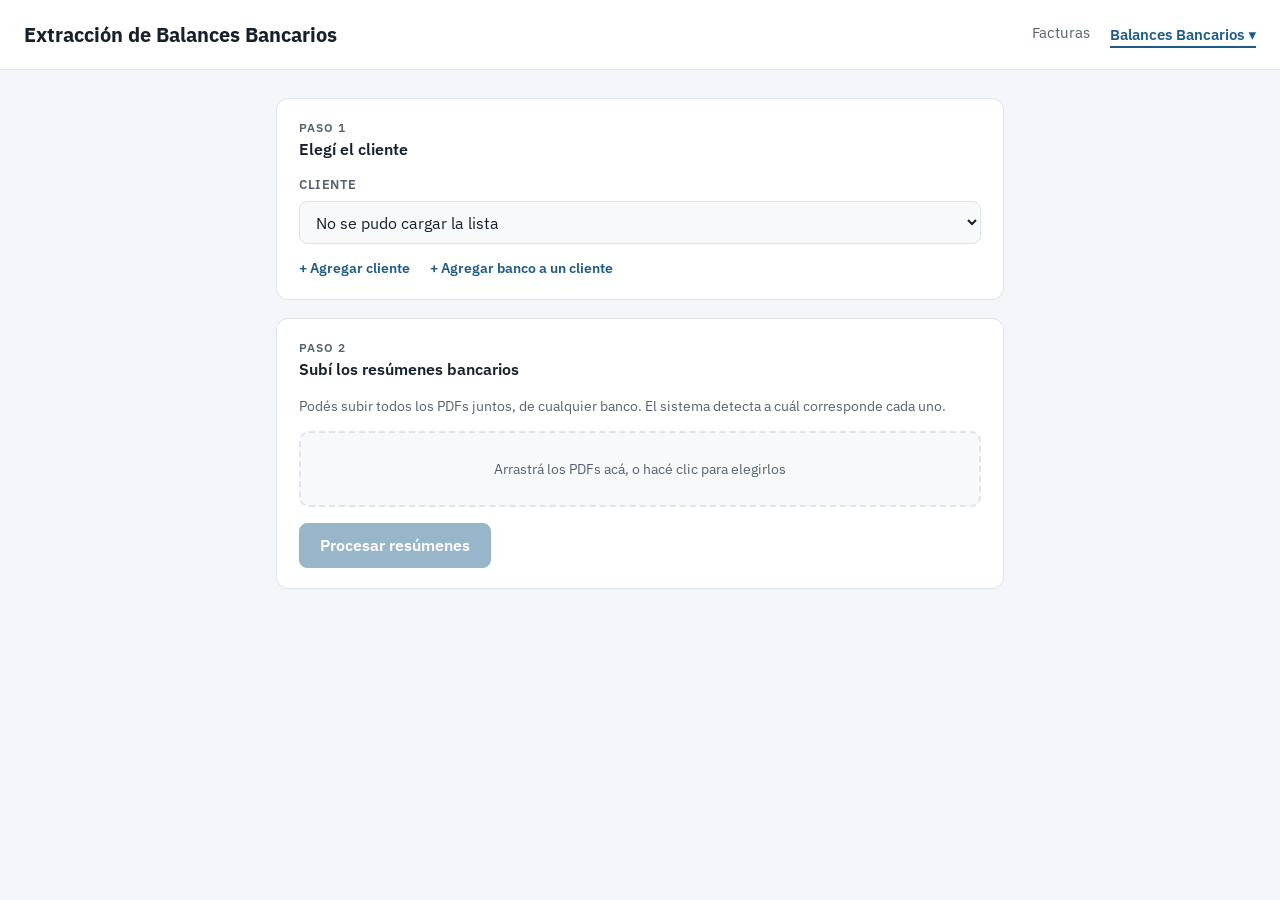
<file: balances.html>
<!DOCTYPE html>
<html lang="es">
<head>
  <meta charset="UTF-8">
  <meta name="viewport" content="width=device-width, initial-scale=1.0">
  <title>Estudio Riorda — Balances Bancarios</title>
  <link rel="stylesheet" href="https://fonts.googleapis.com/css2?family=IBM+Plex+Sans:wght@400;500;600&family=IBM+Plex+Mono:wght@400;500&display=swap">
  <link rel="stylesheet" href="estilos-base.css">
  <link rel="stylesheet" href="balances.css">
</head>
<body>

  <header class="balances-header">
    <h1>Extracción de Balances Bancarios</h1>
    <nav class="balances-nav">
      <a href="index.html">Facturas</a>
      <div class="balances-nav-item">
        <a href="balances.html" aria-current="page">Balances Bancarios ▾</a>
        <div class="balances-nav-dropdown">
          <div class="balances-nav-dropdown-caja">
            <a href="balances.html" class="balances-nav-activa">Cargar resúmenes</a>
            <a href="tabla-datos.html">Tabla de datos</a>
          </div>
        </div>
      </div>
    </nav>
  </header>

  <main class="balances-main">

    <!-- Paso 1: elegir cliente -->
    <section id="balances-seccion-cliente" class="balances-card">
      <h2>Paso 1 <b>Elegí el cliente</b></h2>

      <div class="balances-campo">
        <label for="balances-select-cliente">Cliente</label>
        <select id="balances-select-cliente">
          <option value="">Cargando clientes…</option>
        </select>
      </div>

      <!-- "Bancos habilitados" + un chip por banco (lo arma balances.js) -->
      <div id="balances-bancos-habilitados" class="balances-chips-linea"></div>

      <div class="balances-alta-enlaces">
        <button id="balances-btn-alta-cliente" type="button" class="balances-link-boton" aria-expanded="false" aria-controls="balances-alta-cliente">+ Agregar cliente</button>
        <button id="balances-btn-alta-banco" type="button" class="balances-link-boton" aria-expanded="false" aria-controls="balances-alta-banco">+ Agregar banco a un cliente</button>
      </div>

      <!-- Alta de cliente / de banco: se ve un formulario por vez (JS los abre y cierra) -->
      <div id="balances-seccion-alta">

        <div id="balances-alta-cliente" class="balances-alta" hidden>
          <h3>Agregar cliente</h3>
          <p class="balances-nota">Nombre tal como va a figurar en la lista, y los bancos con los que opera. Podés tildar más de uno. Solo aparecen los bancos que el sistema sabe leer.</p>

          <div class="balances-campo">
            <label for="balances-alta-nombre">Nombre del cliente</label>
            <input type="text" id="balances-alta-nombre" placeholder="Ej.: Abast. El Cimarrón" autocomplete="off">
          </div>

          <div class="balances-campo" role="group" aria-labelledby="balances-alta-cliente-bancos-titulo">
            <span id="balances-alta-cliente-bancos-titulo" class="balances-campo-titulo">Bancos</span>
            <div id="balances-alta-cliente-bancos" class="balances-bancos"></div>
          </div>

          <div class="balances-acciones">
            <button id="balances-btn-confirmar-cliente" type="button" class="balances-boton-primario">Agregar cliente</button>
            <button id="balances-btn-cancelar-cliente" type="button">Cancelar</button>
          </div>
        </div>

        <div id="balances-alta-banco" class="balances-alta" hidden>
          <h3>Agregar banco a un cliente</h3>
          <p class="balances-nota">Se muestran los bancos que ya tiene el cliente elegido arriba; tildá los que faltan.</p>

          <div class="balances-campo">
            <span class="balances-campo-titulo">Cliente</span>
            <strong id="balances-alta-banco-cliente"></strong>
          </div>

          <div class="balances-campo">
            <span class="balances-campo-titulo">Bancos habilitados</span>
            <div id="balances-alta-banco-chips" class="balances-chips"></div>
          </div>

          <div class="balances-campo" role="group" aria-labelledby="balances-alta-banco-bancos-titulo">
            <span id="balances-alta-banco-bancos-titulo" class="balances-campo-titulo">Agregar</span>
            <div id="balances-alta-banco-bancos" class="balances-bancos"></div>
          </div>

          <div class="balances-acciones">
            <button id="balances-btn-confirmar-banco" type="button" class="balances-boton-primario">Agregar bancos</button>
            <button id="balances-btn-cancelar-banco" type="button">Cancelar</button>
          </div>
        </div>

        <p id="balances-alta-mensaje" class="balances-nota" role="status" aria-live="polite"></p>
      </div>
    </section>

    <!-- Paso 2: subir PDFs -->
    <section id="balances-seccion-upload" class="balances-card">
      <h2>Paso 2 <b>Subí los resúmenes bancarios</b></h2>
      <p class="balances-nota">Podés subir todos los PDFs juntos, de cualquier banco. El sistema detecta a cuál corresponde cada uno.</p>

      <div id="balances-zona-drop" class="balances-dropzone">
        <p>Arrastrá los PDFs acá, o hacé clic para elegirlos</p>
        <input type="file" id="balances-input-archivos" accept="application/pdf" multiple hidden>
      </div>

      <div id="balances-lista-cabecera" class="balances-lista-cabecera" hidden>
        <span id="balances-contador-archivos" aria-live="polite"></span>
        <button id="balances-btn-quitar-todos" type="button" class="balances-boton-chico">Quitar todos</button>
      </div>

      <ul id="balances-lista-archivos" class="balances-lista-archivos"></ul>

      <div class="balances-acciones">
        <button id="balances-btn-procesar" type="button" class="balances-boton-primario" disabled>Procesar resúmenes</button>
      </div>
    </section>

    <!-- Estado / progreso -->
    <section id="balances-seccion-estado" class="balances-card" hidden>
      <h2>Procesando <b id="balances-estado-subtitulo"></b></h2>
      <div id="balances-barra-progreso" class="balances-barra-progreso">
        <div id="balances-barra-progreso-relleno" class="balances-barra-progreso-relleno"></div>
      </div>
      <p id="balances-estado-texto" class="balances-estado-tag" role="status" aria-live="polite"></p>
    </section>

    <!-- Resultados -->
    <section id="balances-seccion-resultados" class="balances-card" hidden>
      <h2>Resultado <b id="balances-resultado-subtitulo"></b></h2>

      <div id="balances-resultado-resumen"></div>

      <div id="balances-resultado-fallos"></div>

      <div id="balances-resultado-avisos"></div>

      <div class="balances-acciones">
        <button id="balances-btn-reconsultar" type="button" hidden>
          Volver a consultar el estado
        </button>

        <button id="balances-btn-nueva-carga" type="button" class="balances-boton-primario">
          Cargar más resúmenes
        </button>
      </div>
    </section>

  </main>

  <!-- Ventana para pedir la contraseña de un PDF protegido (la abre balances.js) -->
  <dialog id="balances-dialogo-clave" class="balances-dialogo" aria-labelledby="balances-dialogo-titulo">
    <form id="balances-dialogo-form" method="dialog" autocomplete="off">
      <h2 id="balances-dialogo-titulo">PDF protegido con contraseña <strong id="balances-dialogo-archivo"></strong></h2>
      <p class="balances-dialogo-texto balances-nota">Este resumen está protegido. Escribí la contraseña para desbloquearlo. No se guarda.</p>

      <div class="balances-campo">
        <label for="balances-dialogo-clave-input">Contraseña</label>
        <input type="password" id="balances-dialogo-clave-input" autocomplete="off" autocapitalize="off" spellcheck="false">
      </div>

      <label class="balances-dialogo-mostrar">
        <input type="checkbox" id="balances-dialogo-mostrar"> Mostrar contraseña
      </label>

      <div id="balances-dialogo-mensaje" role="alert" aria-live="polite"></div>

      <div class="balances-acciones">
        <button id="balances-dialogo-desbloquear" type="submit" class="balances-boton-primario">Desbloquear</button>
        <button id="balances-dialogo-omitir" type="button">Omitir</button>
      </div>
    </form>
  </dialog>

  <script src="balances.js"></script>
</body>
</html>
</file>
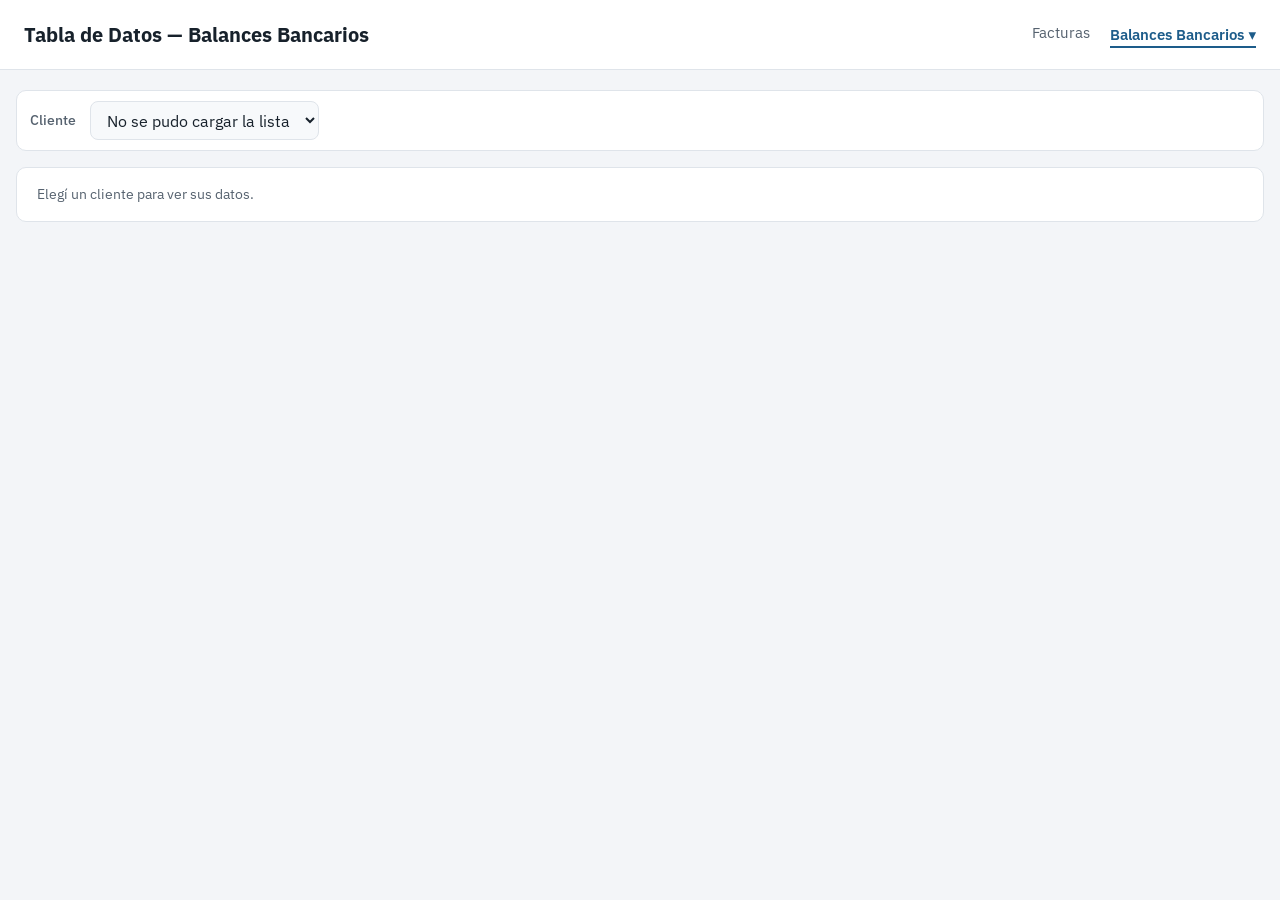
<file: tabla-datos.html>
<!DOCTYPE html>
<html lang="es">
<head>
  <meta charset="UTF-8">
  <meta name="viewport" content="width=device-width, initial-scale=1.0">
  <title>Estudio Riorda — Tabla de Datos</title>
  <link rel="stylesheet" href="https://fonts.googleapis.com/css2?family=IBM+Plex+Sans:wght@400;500;600&family=IBM+Plex+Mono:wght@400;500&display=swap">
  <link rel="stylesheet" href="estilos-base.css">
  <link rel="stylesheet" href="tabla-datos.css">
</head>
<body>

  <header class="balances-header">
    <h1>Tabla de Datos — Balances Bancarios</h1>
    <nav class="balances-nav">
      <a href="index.html">Facturas</a>
      <div class="balances-nav-item">
        <a href="balances.html" aria-current="true">Balances Bancarios ▾</a>
        <div class="balances-nav-dropdown">
          <div class="balances-nav-dropdown-caja">
            <a href="balances.html">Cargar resúmenes</a>
            <a href="tabla-datos.html" class="balances-nav-activa">Tabla de datos</a>
          </div>
        </div>
      </div>
    </nav>
  </header>

  <main class="tabla-main">

    <section class="tabla-barra">
      <label for="tabla-select-cliente">Cliente</label>
      <select id="tabla-select-cliente" class="tabla-select">
        <option value="" disabled selected hidden>Cargando clientes…</option>
      </select>
      <span class="tabla-espacio"></span>
      <span id="tabla-leyenda" class="tabla-ayuda"></span>
    </section>

    <section id="tabla-seccion-estado" class="tabla-estado">
      <p id="tabla-estado-texto" class="balances-nota">Elegí un cliente para ver sus datos.</p>
    </section>

    <section id="tabla-seccion-tabla" class="tabla-seccion" hidden>
      <h2 id="tabla-titulo-cliente"></h2>
      <div id="tabla-tarjetas" class="tabla-tarjetas"></div>
      <div id="tabla-detalle"></div>
    </section>

  </main>

  <script src="tabla-datos.js"></script>
</body>
</html>
</file>
<file: estilos-base.css>
/* Estilos compartidos por "Cargar resúmenes" (balances.html) y "Tabla de datos" (tabla-datos.html).
   Acá viven los tokens (colores, fuentes, radio), la barra superior, las notas/mensajes y los chips de banco.
   Lo propio de cada página queda en balances.css y tabla-datos.css. */

/* ---------- Tokens: todo color sale de estas variables. El modo oscuro las redefine. ---------- */

:root {
  --balances-color-fondo: #f3f5f8;
  --balances-color-superficie: #ffffff;
  --balances-color-borde: #dfe4ea;
  --balances-color-texto: #17212b;
  --balances-color-texto-secundario: #56626f;
  --balances-color-primario: #1d5c8a;
  --balances-color-primario-hover: #164a6d;
  --balances-color-exito: #1e6b3a;
  --balances-color-exito-fondo: #e4f3e9;
  --balances-color-alerta: #7a5200;
  --balances-color-alerta-fondo: #fff4dc;
  --balances-color-error: #a3231f;
  --balances-color-error-fondo: #fbe9e8;
  --balances-color-info: #3d5063;
  --balances-color-info-fondo: #eef2f6;
  --balances-radio: 10px;
  --balances-sombra: 0 1px 3px rgba(15, 23, 30, 0.08);
  --balances-fuente: "IBM Plex Sans", system-ui, -apple-system, "Segoe UI", sans-serif;

  --tabla-fuente-mono: "IBM Plex Mono", ui-monospace, "SFMono-Regular", Menlo, monospace;
  --tabla-superficie-2: #f7f9fb;
  --tabla-linea-suave: #eceff3;
  --tabla-texto-3: #8a95a1;
  --tabla-acento: #1d5c8a;
  --tabla-acento-texto: #ffffff;
  --tabla-negativo: #b4262b;
  --tabla-hover: #eef3f8;
  --tabla-galicia: #cf5a17;
  --tabla-macro: #1b5fa8;
  --tabla-nacion: #2a7a6f;
  --tabla-santander: #c41e2a;
  --tabla-credicoop: #7a4fb0;
}

@media (prefers-color-scheme: dark) {
  :root:not([data-theme="light"]) {
    --balances-color-fondo: #0f161d;
    --balances-color-superficie: #17212b;
    --balances-color-borde: #2a3846;
    --balances-color-texto: #e8edf2;
    --balances-color-texto-secundario: #a6b2bf;
    --balances-color-primario: #6fb0e0;
    --balances-color-primario-hover: #8fc2ea;
    --balances-color-exito: #9fd8b3;
    --balances-color-exito-fondo: #173627;
    --balances-color-alerta: #f0cf7a;
    --balances-color-alerta-fondo: #3b2f12;
    --balances-color-error: #ff7b80;
    --balances-color-error-fondo: #3a1f22;
    --balances-color-info: #b9c6d2;
    --balances-color-info-fondo: #1f2a34;
    --balances-sombra: none;
    --tabla-superficie-2: #1b2733;
    --tabla-linea-suave: #223040;
    --tabla-texto-3: #76828f;
    --tabla-acento: #6fb0e0;
    --tabla-acento-texto: #0b1822;
    --tabla-negativo: #ff7b80;
    --tabla-hover: #1e2c3a;
    --tabla-galicia: #ff9a5c;
    --tabla-macro: #6fb0e8;
    --tabla-nacion: #5fd0bf;
    --tabla-santander: #ff7b83;
    --tabla-credicoop: #b79ae0;
    color-scheme: dark;
  }
}

:root[data-theme="dark"] {
  --balances-color-fondo: #0f161d;
  --balances-color-superficie: #17212b;
  --balances-color-borde: #2a3846;
  --balances-color-texto: #e8edf2;
  --balances-color-texto-secundario: #a6b2bf;
  --balances-color-primario: #6fb0e0;
  --balances-color-primario-hover: #8fc2ea;
  --balances-color-exito: #9fd8b3;
  --balances-color-exito-fondo: #173627;
  --balances-color-alerta: #f0cf7a;
  --balances-color-alerta-fondo: #3b2f12;
  --balances-color-error: #ff7b80;
  --balances-color-error-fondo: #3a1f22;
  --balances-color-info: #b9c6d2;
  --balances-color-info-fondo: #1f2a34;
  --balances-sombra: none;
  --tabla-superficie-2: #1b2733;
  --tabla-linea-suave: #223040;
  --tabla-texto-3: #76828f;
  --tabla-acento: #6fb0e0;
  --tabla-acento-texto: #0b1822;
  --tabla-negativo: #ff7b80;
  --tabla-hover: #1e2c3a;
  --tabla-galicia: #ff9a5c;
  --tabla-macro: #6fb0e8;
  --tabla-nacion: #5fd0bf;
  --tabla-santander: #ff7b83;
  --tabla-credicoop: #b79ae0;
  color-scheme: dark;
}

* {
  box-sizing: border-box;
}

body {
  margin: 0;
  font-family: var(--balances-fuente);
  background: var(--balances-color-fondo);
  color: var(--balances-color-texto);
  line-height: 1.45;
}

/* ---------- Barra superior y navegación (con desplegable) ---------- */

.balances-header {
  background: var(--balances-color-superficie);
  border-bottom: 1px solid var(--balances-color-borde);
  padding: 1.25rem 1.5rem;
  display: flex;
  flex-wrap: wrap;
  align-items: center;
  justify-content: space-between;
  gap: 1rem;
  position: relative;
  z-index: 20;
}

.balances-header h1 {
  font-size: 1.25rem;
  margin: 0;
}

.balances-nav {
  display: flex;
  gap: 1.25rem;
  align-items: center;
}

.balances-nav > a {
  color: var(--balances-color-texto-secundario);
  text-decoration: none;
  font-size: 0.95rem;
  padding-bottom: 2px;
  border-bottom: 2px solid transparent;
}

.balances-nav > a:hover {
  color: var(--balances-color-texto);
}

.balances-nav-item {
  position: relative;
}

.balances-nav-item > a {
  color: var(--balances-color-primario);
  text-decoration: none;
  font-size: 0.95rem;
  font-weight: 600;
  border-bottom: 2px solid var(--balances-color-primario);
  padding-bottom: 2px;
}

.balances-nav-dropdown {
  display: none;
  position: absolute;
  /* Sin margin-top: un hueco entre el link y el menú corta el hover al
     mover el mouse en diagonal hacia abajo, cerrando el menú antes de
     llegar a las opciones — por eso el desplegable se cerraba solo. El
     padding-top de acá da la misma separación visual sin crear ese hueco. */
  top: 100%;
  left: 0;
  padding-top: 0.5rem;
  min-width: 180px;
  z-index: 30;
}

.balances-nav-item:hover .balances-nav-dropdown,
.balances-nav-item:focus-within .balances-nav-dropdown {
  display: block;
}

.balances-nav-dropdown-caja {
  background: var(--balances-color-superficie);
  border: 1px solid var(--balances-color-borde);
  border-radius: 8px;
  box-shadow: var(--balances-sombra);
  overflow: hidden;
  padding: 0.35rem 0;
}

.balances-nav-dropdown-caja a {
  display: block;
  padding: 0.55rem 0.9rem;
  font-size: 0.9rem;
  color: var(--balances-color-texto);
  text-decoration: none;
}

.balances-nav-dropdown-caja a:hover {
  background: var(--balances-color-fondo);
}

.balances-nav-dropdown-caja a.balances-nav-activa {
  color: var(--balances-color-primario);
  font-weight: 600;
}

/* ---------- Notas y mensajes ---------- */

.balances-nota {
  color: var(--balances-color-texto-secundario);
  font-size: 0.9rem;
  margin: 0;
}

.balances-mensaje {
  border-radius: 8px;
  padding: 0.85rem 1rem;
  font-size: 0.9rem;
}

.balances-mensaje-exito {
  background: var(--balances-color-exito-fondo);
  color: var(--balances-color-exito);
}

.balances-mensaje-alerta {
  background: var(--balances-color-alerta-fondo);
  color: var(--balances-color-alerta);
}

.balances-mensaje-error {
  background: var(--balances-color-error-fondo);
  color: var(--balances-color-error);
}

.balances-mensaje-info {
  background: var(--balances-color-info-fondo);
  color: var(--balances-color-info);
}

/* ---------- Chip de banco (el color de cada banco llega en --c) ---------- */

.tabla-chip {
  display: inline-flex;
  align-items: center;
  gap: 0.4rem;
  font-weight: 600;
  font-size: 0.75rem;
  padding: 0.2rem 0.6rem;
  border-radius: 999px;
  color: var(--c);
  background: color-mix(in srgb, var(--c) 14%, transparent);
  white-space: nowrap;
}

.tabla-chip::before {
  content: "";
  width: 7px;
  height: 7px;
  border-radius: 50%;
  background: var(--c);
}

/* ---------- Responsive ---------- */

@media (max-width: 480px) {
  .balances-header {
    flex-direction: column;
    align-items: flex-start;
  }
}
</file>
<file: balances.css>
/* Estilos propios de "Cargar resúmenes". Los tokens (colores, fuentes, radio), la barra superior,
   las notas, los mensajes y los chips de banco están en estilos-base.css. Ningún color suelto acá. */

/* ---------- Layout general ---------- */

.balances-main {
  max-width: 760px;
  margin: 0 auto;
  padding: 1.75rem 1rem 3rem;
  display: flex;
  flex-direction: column;
  gap: 1.1rem;
}

.balances-card {
  background: var(--balances-color-superficie);
  border: 1px solid var(--balances-color-borde);
  border-radius: 12px;
  padding: 1.25rem 1.4rem;
}

/* Título de tarjeta: etiqueta chica en mayúsculas ("PASO 1") y subtítulo en negro debajo */
.balances-card h2 {
  margin: 0 0 0.9rem;
  font-size: 0.75rem;
  font-weight: 600;
  letter-spacing: 0.08em;
  text-transform: uppercase;
  color: var(--balances-color-texto-secundario);
}

.balances-card h2 b {
  display: block;
  margin-top: 2px;
  font-size: 1rem;
  font-weight: 600;
  letter-spacing: 0;
  text-transform: none;
  color: var(--balances-color-texto);
}

.balances-card h2 b:empty {
  display: none;
}

.balances-card .balances-nota {
  margin: 0 0 0.9rem;
}

.balances-num {
  font-family: var(--tabla-fuente-mono);
  font-variant-numeric: tabular-nums;
  font-weight: 600;
}

/* ---------- Campos de formulario ---------- */

.balances-campo {
  display: flex;
  flex-direction: column;
  gap: 0.4rem;
  margin-bottom: 0.9rem;
}

.balances-campo > label,
.balances-campo-titulo {
  font-size: 0.8rem;
  font-weight: 600;
  letter-spacing: 0.04em;
  text-transform: uppercase;
  color: var(--balances-color-texto-secundario);
}

.balances-campo select,
.balances-campo input[type="text"],
.balances-campo input[type="password"] {
  font: inherit;
  padding: 0.6rem 0.75rem;
  border: 1px solid var(--balances-color-borde);
  border-radius: 8px;
  background: var(--tabla-superficie-2);
  color: var(--balances-color-texto);
  width: 100%;
}

.balances-campo select:focus-visible,
.balances-campo input[type="text"]:focus-visible,
.balances-campo input[type="password"]:focus-visible {
  outline: 2px solid var(--tabla-acento);
  outline-offset: 1px;
}

/* "Bancos habilitados" en gris seguido de los chips de cada banco */
.balances-chips-linea {
  display: flex;
  flex-wrap: wrap;
  align-items: center;
  gap: 0.4rem;
  margin: 0.5rem 0 0.25rem;
}

.balances-chips-linea:empty {
  display: none;
}

/* ---------- Botones ---------- */

.balances-acciones {
  display: flex;
  gap: 0.6rem;
  flex-wrap: wrap;
  align-items: center;
  margin-top: 1rem;
}

button {
  font: inherit;
  font-weight: 600;
  padding: 0.6rem 1.25rem;
  border-radius: 8px;
  border: 1px solid var(--balances-color-borde);
  background: var(--balances-color-superficie);
  color: var(--balances-color-texto);
  cursor: pointer;
}

button:hover:not(:disabled) {
  background: var(--tabla-hover);
}

.balances-boton-primario {
  background: var(--tabla-acento);
  border-color: var(--tabla-acento);
  color: var(--tabla-acento-texto);
}

.balances-boton-primario:hover:not(:disabled) {
  background: var(--balances-color-primario-hover);
  border-color: var(--balances-color-primario-hover);
}

button:disabled {
  opacity: 0.45;
  cursor: default;
}

button:focus-visible {
  outline: 3px solid color-mix(in srgb, var(--tabla-acento) 45%, transparent);
  outline-offset: 2px;
}

.balances-boton-chico {
  padding: 0.3rem 0.75rem;
  font-size: 0.85rem;
}

.balances-link-boton {
  background: none;
  border: none;
  color: var(--balances-color-primario);
  font-weight: 600;
  font-size: 0.9rem;
  padding: 0;
  cursor: pointer;
}

.balances-link-boton:hover:not(:disabled),
.balances-link-boton[aria-expanded="true"] {
  text-decoration: underline;
  background: none;
}

/* ---------- Alta de cliente / de banco ---------- */

.balances-alta-enlaces {
  display: flex;
  flex-wrap: wrap;
  gap: 0.5rem 1.25rem;
  margin-top: 0.75rem;
}

.balances-alta {
  margin-top: 1rem;
  padding-top: 1rem;
  border-top: 1px solid var(--tabla-linea-suave);
}

.balances-alta h3 {
  margin: 0 0 0.25rem;
  font-size: 1rem;
}

.balances-alta .balances-nota {
  margin: 0 0 0.75rem;
}

/* Casillas de bancos: un recuadro por banco, resaltado al tildar */
.balances-bancos {
  display: grid;
  grid-template-columns: repeat(auto-fill, minmax(150px, 1fr));
  gap: 0.5rem;
}

.balances-banco {
  display: flex;
  align-items: center;
  gap: 0.5rem;
  padding: 0.55rem 0.75rem;
  border: 1px solid var(--balances-color-borde);
  border-radius: 8px;
  background: var(--tabla-superficie-2);
  font-size: 0.9rem;
  cursor: pointer;
}

.balances-banco input {
  width: 16px;
  height: 16px;
  margin: 0;
  accent-color: var(--tabla-acento);
}

.balances-banco:has(input:checked) {
  border-color: var(--tabla-acento);
  background: color-mix(in srgb, var(--tabla-acento) 8%, transparent);
}

.balances-banco:has(input:focus-visible) {
  outline: 2px solid var(--tabla-acento);
  outline-offset: 1px;
}

.balances-banco-ya {
  opacity: 0.55;
  cursor: default;
}

.balances-chips {
  display: flex;
  flex-wrap: wrap;
  gap: 0.4rem;
}

#balances-alta-mensaje {
  margin-top: 0.75rem;
}

#balances-alta-mensaje:empty {
  display: none;
}

/* ---------- Zona de carga de archivos ---------- */

.balances-dropzone {
  border: 2px dashed var(--balances-color-borde);
  border-radius: 10px;
  padding: 1.6rem 1rem;
  text-align: center;
  color: var(--balances-color-texto-secundario);
  background: var(--tabla-superficie-2);
  cursor: pointer;
  transition: border-color 0.15s ease, background 0.15s ease;
}

.balances-dropzone:hover,
.balances-dropzone.balances-dropzone-activa {
  border-color: var(--tabla-acento);
  background: color-mix(in srgb, var(--tabla-acento) 8%, transparent);
}

.balances-dropzone p {
  margin: 0;
  font-size: 0.9rem;
}

.balances-lista-cabecera {
  display: flex;
  align-items: center;
  justify-content: space-between;
  flex-wrap: wrap;
  gap: 0.5rem 0.75rem;
  margin-top: 0.75rem;
  font-size: 0.85rem;
  color: var(--balances-color-texto-secundario);
}

.balances-lista-cabecera[hidden] {
  display: none;
}

/* Lista con altura máxima: con muchos archivos se desplaza dentro de su recuadro */
.balances-lista-archivos {
  list-style: none;
  margin: 0.75rem 0 0;
  padding: 0;
  max-height: 220px;
  overflow-y: auto;
  background: var(--tabla-superficie-2);
  border: 1px solid var(--tabla-linea-suave);
  border-radius: 8px;
}

.balances-lista-archivos:empty {
  display: none;
}

.balances-lista-cabecera:not([hidden]) + .balances-lista-archivos {
  margin-top: 0.4rem;
}

.balances-lista-archivos li {
  display: flex;
  align-items: center;
  justify-content: space-between;
  gap: 0.75rem;
  padding: 0.55rem 0.75rem;
  border-bottom: 1px solid var(--tabla-linea-suave);
  font-size: 0.9rem;
}

.balances-lista-archivos li:last-child {
  border-bottom: 0;
}

.balances-lista-archivos li span {
  min-width: 0;
  overflow-wrap: anywhere;
}

.balances-lista-archivos .balances-archivo-quitar {
  background: none;
  border: none;
  color: var(--balances-color-error);
  font-weight: 700;
  padding: 0 0.25rem;
}

/* ---------- Barra de progreso ---------- */

.balances-barra-progreso {
  width: 100%;
  height: 8px;
  background: var(--tabla-linea-suave);
  border-radius: 999px;
  overflow: hidden;
  margin: 0.6rem 0 0.5rem;
}

.balances-barra-progreso-relleno {
  height: 100%;
  width: 0%;
  background: var(--tabla-acento);
  border-radius: 999px;
  transition: width 0.3s ease;
}

.balances-estado-tag {
  margin: 0;
  font-size: 0.75rem;
  letter-spacing: 0.08em;
  text-transform: uppercase;
  color: var(--balances-color-texto-secundario);
}

/* ---------- Resultado: cifras y grupos plegables ---------- */

.balances-cifras {
  display: grid;
  grid-template-columns: repeat(auto-fit, minmax(150px, 1fr));
  gap: 0.6rem;
  margin-bottom: 0.9rem;
}

.balances-cifra {
  background: var(--tabla-superficie-2);
  border: 1px solid var(--tabla-linea-suave);
  border-radius: 10px;
  padding: 0.75rem 0.9rem;
}

.balances-cifra-etiqueta {
  font-size: 0.75rem;
  letter-spacing: 0.06em;
  text-transform: uppercase;
  color: var(--balances-color-texto-secundario);
}

.balances-cifra-valor {
  font-family: var(--tabla-fuente-mono);
  font-variant-numeric: tabular-nums;
  font-size: 1.4rem;
  font-weight: 600;
  margin-top: 2px;
}

.balances-cifra-exito .balances-cifra-valor {
  color: var(--balances-color-exito);
}

.balances-cifra-alerta .balances-cifra-valor {
  color: var(--balances-color-alerta);
}

#balances-resultado-resumen .balances-mensaje {
  margin-bottom: 0.75rem;
}

.balances-desplegable {
  border: 1px solid var(--tabla-linea-suave);
  border-radius: 10px;
  margin-top: 0.6rem;
  background: var(--balances-color-superficie);
}

.balances-desplegable summary {
  display: flex;
  align-items: center;
  gap: 0.6rem;
  padding: 0.6rem 0.9rem;
  font-weight: 600;
  font-size: 0.9rem;
  cursor: pointer;
  list-style: none;
}

.balances-desplegable summary::-webkit-details-marker {
  display: none;
}

.balances-desplegable summary::after {
  content: "▾";
  margin-left: auto;
  color: var(--balances-color-texto-secundario);
}

.balances-desplegable[open] summary::after {
  content: "▴";
}

.balances-etiqueta {
  font-size: 0.75rem;
  font-weight: 600;
  border-radius: 999px;
  padding: 2px 9px;
}

.balances-etiqueta-error {
  background: var(--balances-color-error-fondo);
  color: var(--balances-color-error);
}

.balances-etiqueta-alerta {
  background: var(--balances-color-alerta-fondo);
  color: var(--balances-color-alerta);
}

.balances-etiqueta-info {
  background: var(--balances-color-info-fondo);
  color: var(--balances-color-info);
}

.balances-desplegable ul {
  list-style: none;
  margin: 0;
  padding: 0 0.9rem 0.6rem;
}

.balances-desplegable li {
  display: grid;
  grid-template-columns: auto 1fr;
  gap: 0.6rem;
  align-items: start;
  padding: 0.5rem 0;
  border-top: 1px solid var(--tabla-linea-suave);
  font-size: 0.9rem;
}

.balances-desplegable li .tabla-chip {
  margin-right: 0.25rem;
  vertical-align: middle;
}

.balances-archivo {
  font-family: var(--tabla-fuente-mono);
  font-size: 0.75rem;
  color: var(--balances-color-texto-secundario);
  white-space: nowrap;
  max-width: 230px;
  overflow: hidden;
  text-overflow: ellipsis;
  padding-top: 0.15rem;
}

/* Renglón compacto por cuenta ("Sin movimientos"): una sola columna, con la lista de archivos
   en mono gris chica debajo del texto; se corta en varias líneas para no desbordar */
.balances-desplegable li.balances-cuenta-compacta {
  grid-template-columns: minmax(0, 1fr);
  gap: 0.2rem;
}

.balances-archivos-lista {
  font-family: var(--tabla-fuente-mono);
  font-size: 0.75rem;
  color: var(--balances-color-texto-secundario);
  overflow-wrap: anywhere;
}

/* ---------- Ventana de contraseña de PDF ---------- */

.balances-dialogo {
  width: min(27rem, calc(100vw - 2rem));
  max-height: calc(100vh - 2rem);
  overflow-y: auto;
  padding: 1.25rem 1.4rem;
  border: 1px solid var(--balances-color-borde);
  border-radius: 12px;
  background: var(--balances-color-superficie);
  color: var(--balances-color-texto);
  box-shadow: 0 10px 30px color-mix(in srgb, var(--balances-color-texto) 18%, transparent);
}

.balances-dialogo::backdrop {
  background: color-mix(in srgb, var(--balances-color-fondo) 60%, transparent);
}

.balances-dialogo h2 {
  margin: 0 0 0.5rem;
  font-size: 0.75rem;
  font-weight: 600;
  letter-spacing: 0.08em;
  text-transform: uppercase;
  color: var(--balances-color-texto-secundario);
}

.balances-dialogo h2 strong {
  display: block;
  margin-top: 2px;
  font-size: 1rem;
  letter-spacing: 0;
  text-transform: none;
  color: var(--balances-color-texto);
  overflow-wrap: anywhere;
}

.balances-dialogo-texto {
  margin: 0 0 0.9rem;
}

.balances-dialogo-mostrar {
  display: flex;
  align-items: center;
  gap: 0.5rem;
  margin-bottom: 0.9rem;
  font-size: 0.9rem;
  color: var(--balances-color-texto-secundario);
}

#balances-dialogo-mensaje:not(:empty) {
  margin-bottom: 0.9rem;
}

/* ---------- Responsive ---------- */

@media (max-width: 480px) {
  .balances-card {
    padding: 1rem;
  }

  .balances-cifras {
    grid-template-columns: minmax(0, 1fr);
  }

  .balances-desplegable li {
    grid-template-columns: minmax(0, 1fr);
  }

  .balances-archivo {
    max-width: 100%;
  }

  .balances-dialogo {
    padding: 1rem;
  }

  .balances-dialogo .balances-acciones button {
    flex: 1 1 100%;
  }
}

/* ---------- Movimiento reducido ---------- */

@media (prefers-reduced-motion: reduce) {
  .balances-barra-progreso-relleno,
  .balances-dropzone {
    transition: none;
  }
}
</file>
<file: tabla-datos.css>
/* Estilos propios de la Tabla de datos. Los tokens, la barra superior, las notas, los mensajes y los chips de banco están en estilos-base.css. */

/* ---------- Layout general ---------- */

.tabla-main {
  max-width: 1320px;
  margin: 0 auto;
  padding: 1.25rem 1rem 3rem;
  display: flex;
  flex-direction: column;
  gap: 1rem;
}

/* ---------- Barra del cliente ---------- */

.tabla-barra {
  display: flex;
  flex-wrap: wrap;
  align-items: center;
  gap: 0.6rem 0.9rem;
  background: var(--balances-color-superficie);
  border: 1px solid var(--balances-color-borde);
  border-radius: var(--balances-radio);
  padding: 0.65rem 0.8rem;
}

.tabla-barra label {
  font-weight: 500;
  font-size: 0.85rem;
  color: var(--balances-color-texto-secundario);
}

.tabla-select {
  font: inherit;
  color: var(--balances-color-texto);
  background: var(--tabla-superficie-2);
  border: 1px solid var(--balances-color-borde);
  border-radius: 8px;
  padding: 0.45rem 0.75rem;
  min-width: 200px;
  max-width: 100%;
}

.tabla-select:focus-visible {
  outline: 2px solid var(--tabla-acento);
  outline-offset: 1px;
}

.tabla-espacio {
  flex: 1;
}

.tabla-ayuda {
  color: var(--tabla-texto-3);
  font-size: 0.8rem;
}

.tabla-estado {
  background: var(--balances-color-superficie);
  border: 1px solid var(--balances-color-borde);
  border-radius: var(--balances-radio);
  padding: 1rem 1.25rem;
}

.tabla-seccion {
  display: flex;
  flex-direction: column;
  gap: 1rem;
}

.tabla-seccion[hidden] {
  display: none;
}

.tabla-seccion h2 {
  margin: 0;
  font-size: 1.05rem;
}

/* ---------- Chips y etiquetas ---------- */

.tabla-moneda {
  font-size: 0.7rem;
  font-weight: 600;
  letter-spacing: 0.06em;
  color: var(--balances-color-texto-secundario);
  border: 1px solid var(--balances-color-borde);
  border-radius: 5px;
  padding: 1px 6px;
}

.tabla-negativo {
  color: var(--tabla-negativo);
}

.tabla-cero,
.tabla-sin-dato {
  color: var(--tabla-texto-3);
}

/* ---------- Tarjetas de cuenta ---------- */

.tabla-tarjetas {
  display: grid;
  grid-template-columns: repeat(auto-fill, minmax(300px, 1fr));
  gap: 0.75rem;
}

.tabla-tarjeta {
  all: unset;
  box-sizing: border-box;
  display: flex;
  flex-direction: column;
  gap: 0.6rem;
  background: var(--balances-color-superficie);
  border: 1px solid var(--balances-color-borde);
  border-radius: 12px;
  padding: 0.9rem;
  cursor: pointer;
  min-width: 0;
  color: var(--balances-color-texto);
  font-family: var(--balances-fuente);
  font-size: 0.875rem;
}

.tabla-tarjeta:hover {
  border-color: var(--tabla-acento);
}

.tabla-tarjeta[aria-pressed="true"] {
  border-color: var(--tabla-acento);
  box-shadow: 0 0 0 1px var(--tabla-acento);
}

.tabla-tarjeta:focus-visible {
  outline: 2px solid var(--tabla-acento);
  outline-offset: 2px;
}

.tabla-fila-flex {
  display: flex;
  justify-content: space-between;
  align-items: center;
  gap: 0.5rem;
  flex-wrap: wrap;
}

.tabla-meta {
  font-size: 0.75rem;
  color: var(--balances-color-texto-secundario);
}

.tabla-etiqueta-chica {
  font-size: 0.7rem;
  color: var(--tabla-texto-3);
  text-transform: uppercase;
  letter-spacing: 0.06em;
}

.tabla-numero-grande {
  font-family: var(--tabla-fuente-mono);
  font-size: 1.35rem;
  font-weight: 500;
  font-variant-numeric: tabular-nums;
  letter-spacing: -0.01em;
}

.tabla-numero-grande.tabla-sin-dato {
  font-family: var(--balances-fuente);
  font-size: 1.1rem;
}

.tabla-grafico {
  width: 100%;
  height: 46px;
  display: block;
}

/* ---------- Panel de detalle ---------- */

.tabla-vacio {
  padding: 1.75rem 1rem;
  text-align: center;
  color: var(--balances-color-texto-secundario);
  background: var(--balances-color-superficie);
  border: 1px dashed var(--balances-color-borde);
  border-radius: 12px;
}

.tabla-panel {
  background: var(--balances-color-superficie);
  border: 1px solid var(--balances-color-borde);
  border-radius: 12px;
  overflow: hidden;
}

.tabla-panel-cabeza {
  display: flex;
  flex-wrap: wrap;
  gap: 0.5rem 0.75rem;
  align-items: center;
  padding: 0.75rem 0.9rem;
}

.tabla-panel-cuenta {
  font-weight: 600;
}

/* ---------- Tabla de detalle ---------- */

.tabla-scroll {
  overflow-x: auto;
  max-height: 70vh;
  border-top: 1px solid var(--balances-color-borde);
}

#tabla-datos-tabla {
  border-collapse: separate;
  border-spacing: 0;
  width: 100%;
  min-width: 980px;
  font-size: 0.85rem;
}

#tabla-datos-tabla th,
#tabla-datos-tabla td {
  padding: 0.5rem 0.75rem;
  border-bottom: 1px solid var(--tabla-linea-suave);
}

#tabla-datos-tabla thead th {
  position: sticky;
  top: 0;
  z-index: 2;
  background: var(--tabla-superficie-2);
  font-size: 0.75rem;
  font-weight: 600;
  color: var(--balances-color-texto-secundario);
  text-align: right;
  white-space: nowrap;
}

.tabla-col-etiqueta {
  text-align: left !important;
  position: sticky;
  left: 0;
  background: var(--balances-color-superficie);
  z-index: 1;
  min-width: 220px;
  max-width: 320px;
}

#tabla-datos-tabla thead .tabla-col-etiqueta {
  z-index: 3;
  background: var(--tabla-superficie-2);
}

.tabla-importe {
  font-family: var(--tabla-fuente-mono);
  font-variant-numeric: tabular-nums;
  text-align: right;
  white-space: nowrap;
}

#tabla-datos-tabla tbody tr:nth-child(even) td {
  background: color-mix(in srgb, var(--balances-color-texto) 2.5%, var(--balances-color-superficie));
}

#tabla-datos-tabla tbody tr:hover td {
  background: var(--tabla-hover);
}

#tabla-datos-tabla .tabla-col-total {
  border-left: 1px solid var(--balances-color-borde);
  font-weight: 500;
}

#tabla-datos-tabla td.tabla-col-total {
  background: var(--tabla-superficie-2);
}

#tabla-datos-tabla .tabla-col-actual {
  background: color-mix(in srgb, var(--tabla-acento) 6%, transparent);
}

#tabla-datos-tabla tfoot td {
  font-weight: 600;
  background: var(--tabla-superficie-2);
  border-bottom: 0;
}

#tabla-datos-tabla tfoot tr:first-child td {
  border-top: 1px solid var(--balances-color-borde);
}

/* ---------- Responsive ---------- */

@media (max-width: 480px) {
  .tabla-tarjetas {
    grid-template-columns: minmax(0, 1fr);
  }

  .tabla-select {
    min-width: 0;
    flex: 1;
  }
}
</file>
